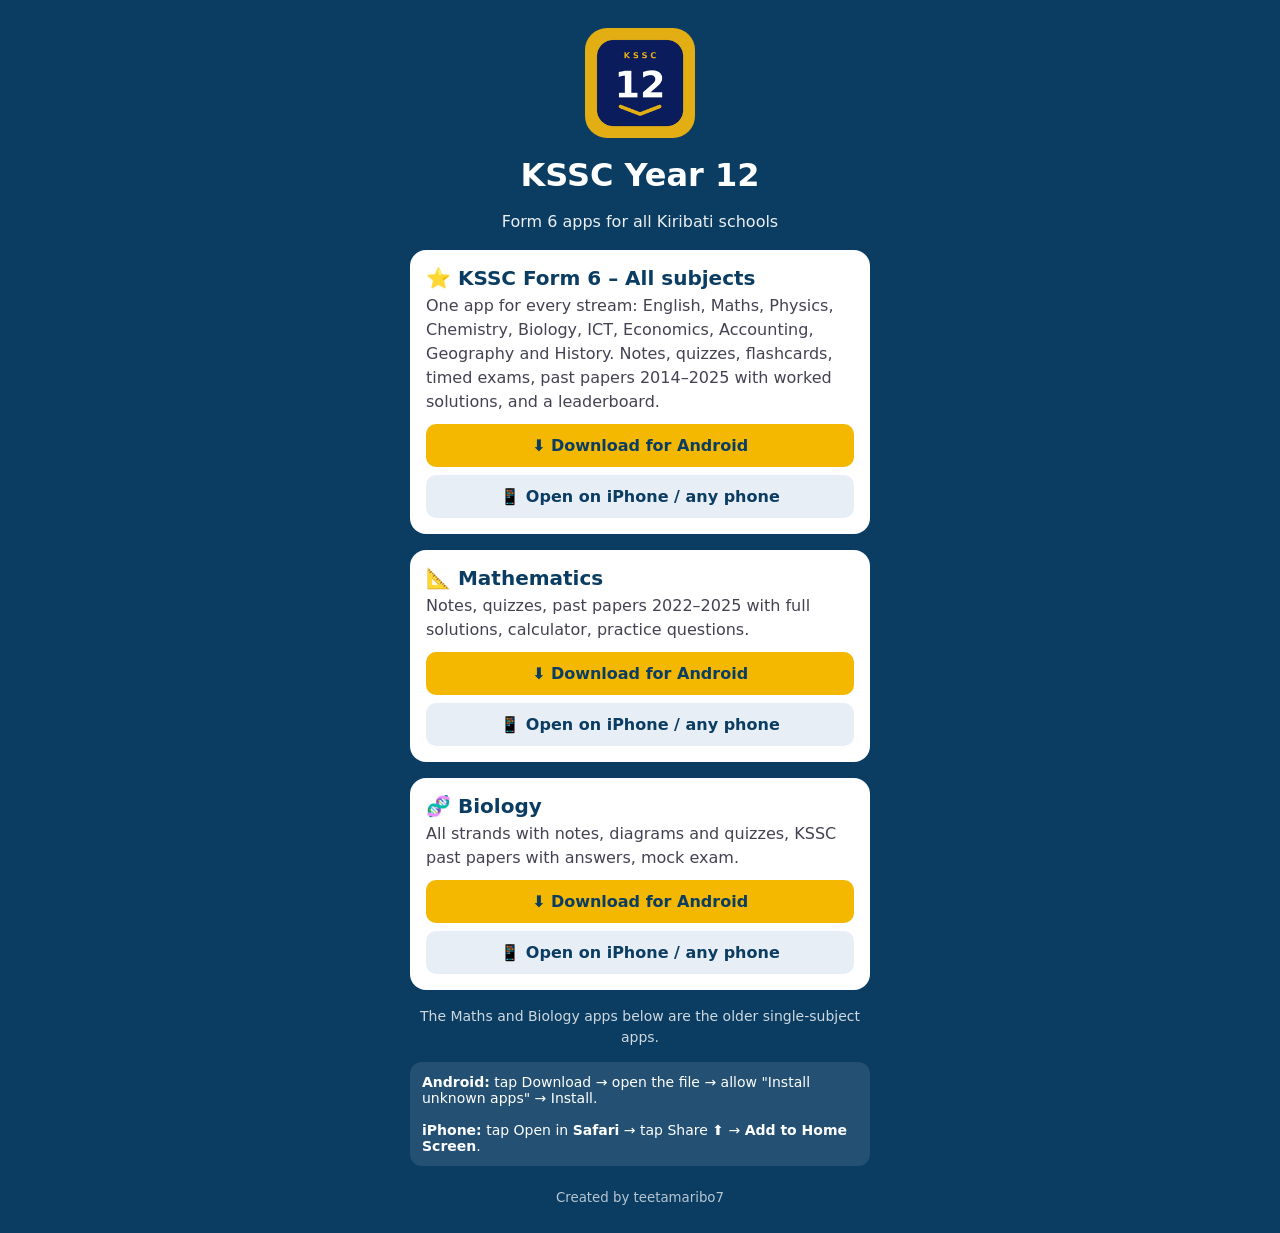
<file: index.html>
<!DOCTYPE html>
<html lang="en"><head><meta charset="utf-8"><meta name="viewport" content="width=device-width,initial-scale=1">
<title>KSSC Year 12</title><link rel="icon" href="icon-192.png?v=2"><link rel="apple-touch-icon" href="icon-180.png?v=2"><link rel="manifest" href="manifest.webmanifest"><meta name="theme-color" content="#0b3d63">
<style>body{font-family:system-ui,Arial,sans-serif;margin:0;background:#0b3d63;color:#fff;text-align:center}
.c{max-width:460px;margin:0 auto;padding:28px 18px}img.l{width:110px;border-radius:22px}h1{margin:14px 0 4px}p{opacity:.92;line-height:1.5}
.s{background:#fff;color:#0b3d63;border-radius:16px;padding:16px;margin:16px 0;text-align:left}.s h2{margin:0 0 4px;font-size:20px}.s p{margin:0 0 10px;color:#334}
.b{display:block;margin-top:8px;padding:12px;border-radius:10px;background:#f5b800;color:#0b3d63;font-weight:700;text-decoration:none;text-align:center}
.b.o{background:#e8eef6}.soon{opacity:.8;font-size:14px}.h{background:rgba(255,255,255,.1);border-radius:12px;padding:12px;text-align:left;font-size:14px}small{display:block;margin-top:24px;opacity:.7}</style></head>
<body><div class="c"><img class="l" src="icon-192.png?v=2" alt="KSSC 12"><h1>KSSC Year 12</h1>
<p>Form 6 apps for all Kiribati schools</p>

<div class="s"><h2>⭐ KSSC Form 6 – All subjects</h2><p>One app for every stream: English, Maths, Physics, Chemistry, Biology, ICT, Economics, Accounting, Geography and History. Notes, quizzes, flashcards, timed exams, past papers 2014–2025 with worked solutions, and a leaderboard.</p>
<a class="b" href="KSSC-Form6.apk" download>⬇ Download for Android</a>
<a class="b o" href="form6/">📱 Open on iPhone / any phone</a></div>

<div class="s"><h2>📐 Mathematics</h2><p>Notes, quizzes, past papers 2022–2025 with full solutions, calculator, practice questions.</p>
<a class="b" href="KSSC-Y12-Maths.apk" download>⬇ Download for Android</a>
<a class="b o" href="maths.html">📱 Open on iPhone / any phone</a></div>

<div class="s"><h2>🧬 Biology</h2><p>All strands with notes, diagrams and quizzes, KSSC past papers with answers, mock exam.</p>
<a class="b" href="KSSC-Y12-Biology.apk" download>⬇ Download for Android</a>
<a class="b o" href="biology.html">📱 Open on iPhone / any phone</a></div>

<p class="soon">The Maths and Biology apps below are the older single-subject apps.</p>

<div class="h"><b>Android:</b> tap Download → open the file → allow "Install unknown apps" → Install.<br><br>
<b>iPhone:</b> tap Open in <b>Safari</b> → tap Share ⬆ → <b>Add to Home Screen</b>.</div>
<small>Created by teetamaribo7</small></div></body></html>
</file>
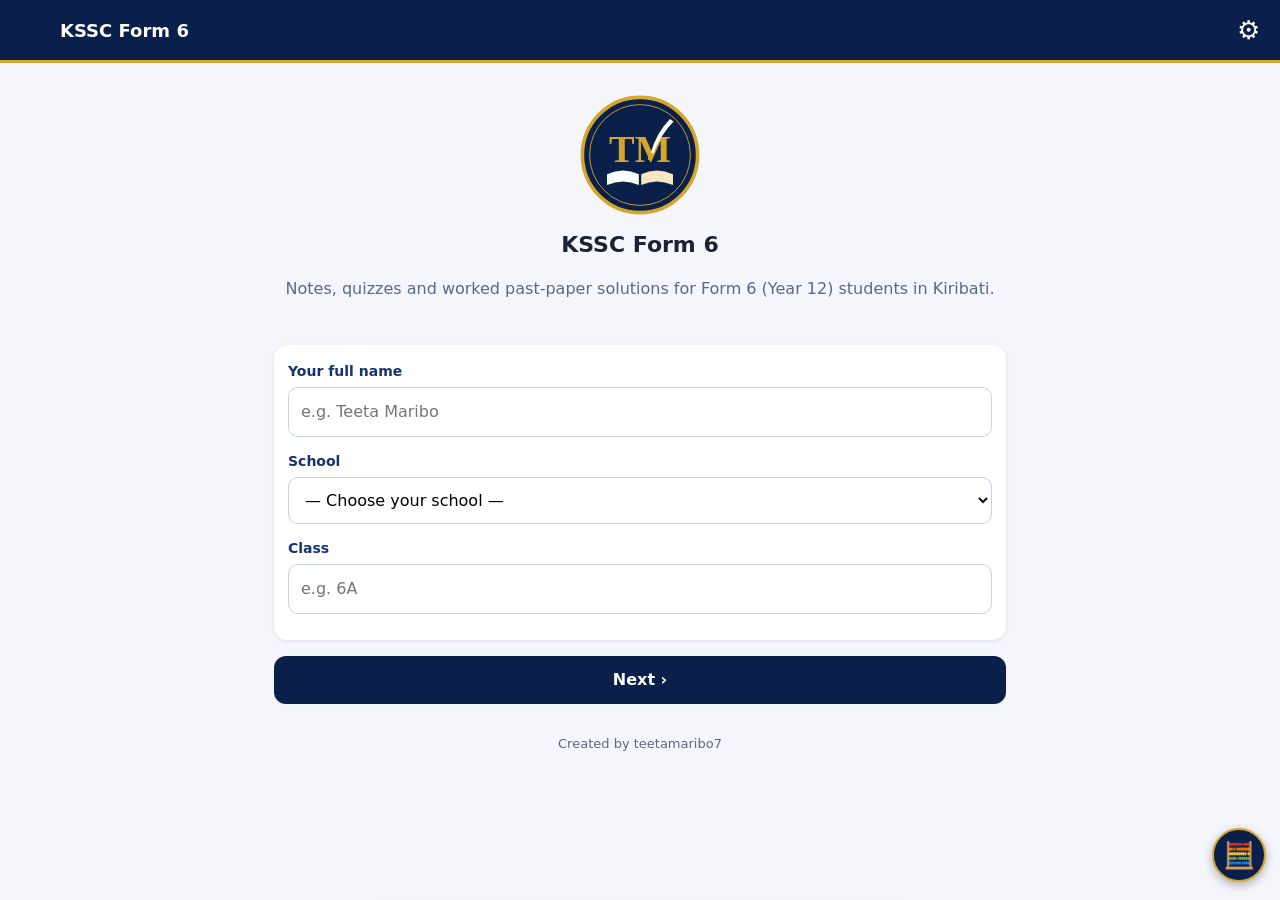
<file: form6/index.html>
<!DOCTYPE html>
<html lang="en">
<head>
<meta charset="utf-8">
<meta name="viewport" content="width=device-width, initial-scale=1, maximum-scale=1">
<title>KSSC Form 6</title>
<link rel="stylesheet" href="app.css">
<link rel="manifest" href="manifest.json">
<meta name="theme-color" content="#14213d">
<meta name="apple-mobile-web-app-capable" content="yes">
<meta name="mobile-web-app-capable" content="yes">
<meta name="apple-mobile-web-app-status-bar-style" content="black-translucent">
<meta name="apple-mobile-web-app-title" content="KSSC Form 6">
<link rel="apple-touch-icon" href="img/apple-touch-icon.png">
</head>
<body>
<header id="bar">
  <button id="back" onclick="goBack()" aria-label="Back">‹</button>
  <div id="title">KSSC Form 6</div>
  <button id="menu" onclick="show('settings')" aria-label="Settings">⚙</button>
</header>
<main id="view"></main>
<div id="toast"></div>
<script src="config.js"></script>
<script src="app.js"></script>
<script src="features.js"></script>
<script src="content/links.js"></script>
<script src="content/library.js"></script>
<script src="content/eng.js"></script>
<script src="content/lit.js"></script>
<script src="content/mat.js"></script>
<script src="content/phy.js"></script>
<script src="content/che.js"></script>
<script src="content/bio.js"></script>
<script src="content/ict.js"></script>
<script src="content/eco.js"></script>
<script src="content/acc.js"></script>
<script src="content/geo.js"></script>
<script src="content/his.js"></script>
<script>start();if("serviceWorker" in navigator)navigator.serviceWorker.register("sw.js");</script>
</body>
</html>
</file>
<file: form6/app.css>
:root{--navy:#0b1f4b;--navy2:#16336f;--gold:#d4a72c;--bg:#f4f6fb;--card:#fff;--ink:#1a2233;--mute:#5d6880;--ok:#1f8a4c;--bad:#c0392b}
*{box-sizing:border-box;-webkit-tap-highlight-color:transparent}
html,body{margin:0;background:var(--bg);color:var(--ink);font-family:system-ui,-apple-system,"Segoe UI",Roboto,Arial,sans-serif;font-size:16px;line-height:1.5}
#bar{position:sticky;top:0;z-index:5;display:flex;align-items:center;gap:8px;background:var(--navy);color:#fff;padding:10px 12px;border-bottom:3px solid var(--gold)}
#bar button{background:none;border:0;color:#fff;font-size:26px;width:40px;height:40px;border-radius:10px}
#bar button:active{background:var(--navy2)}
#title{flex:1;font-weight:700;font-size:18px;white-space:nowrap;overflow:hidden;text-overflow:ellipsis}
main{padding:14px;max-width:760px;margin:0 auto;padding-bottom:60px}
h1{font-size:22px;margin:6px 0 12px}h2{font-size:19px;margin:16px 0 8px;color:var(--navy)}h3{font-size:17px;margin:14px 0 6px;color:var(--navy2)}
.card{background:var(--card);border-radius:14px;padding:14px;margin:10px 0;box-shadow:0 1px 4px rgba(11,31,75,.1)}
.grid{display:grid;grid-template-columns:1fr 1fr;gap:10px}
.subj{background:var(--card);border-radius:14px;padding:14px 12px;box-shadow:0 1px 4px rgba(11,31,75,.12);border-left:6px solid var(--c,#0b1f4b);text-align:left;font:inherit;color:inherit;border-top:0;border-right:0;border-bottom:0}
.subj b{display:block;font-size:16px}.subj small{color:var(--mute)}
.subj .ico{font-size:26px}
.row{display:flex;align-items:center;gap:10px;width:100%;background:var(--card);border:0;border-radius:12px;padding:13px 14px;margin:8px 0;font:inherit;color:inherit;text-align:left;box-shadow:0 1px 3px rgba(11,31,75,.1)}
.row .grow{flex:1}.row small{color:var(--mute);display:block}
.btn{display:inline-block;background:var(--navy);color:#fff;border:0;border-radius:12px;padding:12px 18px;font:inherit;font-weight:600;margin:6px 6px 6px 0}
.btn.gold{background:var(--gold);color:var(--navy)}.btn.ghost{background:#e6ebf5;color:var(--navy)}.btn.wide{width:100%}
input,select{width:100%;padding:12px;border:1px solid #c9d1e3;border-radius:10px;font:inherit;background:#fff;margin:4px 0 12px}
label{font-weight:600;font-size:14px;color:var(--navy2)}
.chk{display:flex;align-items:center;gap:12px;background:#fff;border:2px solid #d6dcea;border-radius:12px;padding:12px;margin:8px 0}
.chk.on{border-color:var(--gold);background:#fffaf0}.chk input{width:22px;height:22px;margin:0}
.tabs{display:flex;gap:6px;margin:8px 0 12px}.tabs button{flex:1;border:0;border-radius:10px;padding:10px;font:inherit;font-weight:600;background:#e6ebf5;color:var(--navy)}
.tabs button.on{background:var(--navy);color:#fff}
.notes p{margin:8px 0}.notes ul,.notes ol{padding-left:22px;margin:6px 0}.notes table{border-collapse:collapse;width:100%;margin:8px 0;font-size:14px}
.notes td,.notes th{border:1px solid #cfd6e6;padding:6px;vertical-align:top}.notes th{background:#eef2fa}
.key{background:#fff8e1;border-left:4px solid var(--gold);padding:8px 10px;border-radius:8px;margin:8px 0}
.opt{display:block;width:100%;text-align:left;border:2px solid #d6dcea;background:#fff;border-radius:12px;padding:12px;margin:8px 0;font:inherit;color:inherit}
.opt.right{border-color:var(--ok);background:#eaf7ef}.opt.wrong{border-color:var(--bad);background:#fdecea}
.explain{background:#eef2fa;border-radius:10px;padding:10px;margin-top:8px;font-size:15px}
.q{white-space:pre-wrap}.qnum{font-weight:700;color:var(--navy)}
.sol{display:none;background:#f0f7f2;border-left:4px solid var(--ok);border-radius:8px;padding:10px;margin-top:8px}
.sol.show{display:block}.sol .w{white-space:pre-wrap;font-family:inherit}
.flag{background:#fdecea;border-left:4px solid var(--bad);padding:6px 10px;border-radius:8px;font-size:14px;margin-top:6px}
.bar{height:8px;background:#e6ebf5;border-radius:6px;overflow:hidden}.bar i{display:block;height:100%;background:var(--gold)}
.pill{display:inline-block;background:#e6ebf5;color:var(--navy);border-radius:20px;padding:2px 10px;font-size:13px;margin:2px}
.hero{text-align:center;padding:18px 10px}.hero img{width:120px;height:120px}
.credit{text-align:center;color:var(--mute);font-size:13px;margin-top:24px}
.big{font-size:40px;font-weight:800;color:var(--navy);text-align:center}
#toast{position:fixed;left:50%;bottom:24px;transform:translateX(-50%);background:var(--navy);color:#fff;padding:10px 16px;border-radius:20px;opacity:0;transition:.3s;pointer-events:none;max-width:90%}
#toast.on{opacity:1}
.muted{color:var(--mute)}
pre.w{white-space:pre-wrap;font-family:inherit;margin:0}

details.lit{border:1px solid #d6dcea;border-radius:10px;padding:8px 10px;margin:8px 0;background:#fbfcff}
details.lit summary{cursor:pointer;padding:4px 0}
details.lit[open]{background:#fff}

table.lb{width:100%;border-collapse:collapse;font-size:14px}table.lb th,table.lb td{padding:6px 4px;border-bottom:1px solid #e3e8f2;text-align:left}
.flash{min-height:220px;display:flex;flex-direction:column;justify-content:center;text-align:center;cursor:pointer;border:2px solid var(--gold)}
.badge{display:inline-block;background:#fff8e1;border:1px solid var(--gold);border-radius:20px;padding:4px 10px;margin:3px;font-size:14px}
.cert{background:#fff;border:6px double var(--gold);border-radius:14px;padding:22px 14px;text-align:center;margin:10px 0}
.cert img{width:80px;height:80px}.cert .ct{font-family:Georgia,serif;font-size:24px;color:var(--navy);margin:6px 0}
.cert .cn{font-family:Georgia,serif;font-size:26px;font-weight:700;color:var(--navy);margin:6px 0}.cert .cs{font-size:20px;font-weight:700;color:var(--gold);margin:4px 0 8px}
.cert .cc{margin-top:14px;font-size:12px;color:var(--mute)}
.exambar{position:sticky;top:58px;z-index:4;display:flex;align-items:center;gap:8px;background:var(--navy);color:#fff;border-radius:12px;padding:8px 12px;margin-bottom:10px;font-weight:700}
.exam .sol{display:none!important}.exam .card>.btn.ghost{display:none}

.notes h3{color:var(--navy,#0b1f4b);margin:16px 0 6px;font-size:17px;border-bottom:2px solid #e7ecf6;padding-bottom:3px}
.notes h4{margin:10px 0 4px;font-size:15px;color:#33456e}
.fig{margin:10px 0;text-align:center;background:#f7f9fd;border:1px solid #e1e7f3;border-radius:10px;padding:8px}
.fig svg{width:100%;max-width:420px;height:auto}
.fig .cap{font-size:12.5px;color:#5a6785;margin-top:4px}
.ex{background:#eef7ee;border-left:4px solid #3a9b4a;padding:8px 10px;border-radius:8px;margin:8px 0}
.ex b.t{display:block;color:#2c7a39;margin-bottom:2px}
.warn{background:#fdeeee;border-left:4px solid #d64545;padding:8px 10px;border-radius:8px;margin:8px 0}
.tip{background:#eaf3fc;border-left:4px solid #3b7dd8;padding:8px 10px;border-radius:8px;margin:8px 0}

details.strand{background:#fff;border-radius:14px;margin:10px 0;box-shadow:0 1px 4px rgba(11,31,75,.1);overflow:hidden}
details.strand>summary{list-style:none;cursor:pointer;padding:12px 14px;background:linear-gradient(90deg,var(--navy),var(--navy2));color:#fff;display:flex;flex-direction:column}
details.strand>summary::-webkit-details-marker{display:none}
details.strand>summary .sn{font-size:11px;color:var(--gold);text-transform:uppercase;letter-spacing:1px}
details.strand>summary small{color:#cdd6ea;font-size:12px}
details.strand>summary b::after{content:' ▾';color:var(--gold)}
details.strand .row{margin:0;border-radius:0;box-shadow:none;border-bottom:1px solid #eef1f7}
.strandtag{font-size:12px;color:var(--navy);background:#fff8e1;border:1px solid var(--gold);border-radius:20px;display:inline-block;padding:3px 10px;margin-top:8px}
.toc{background:#f4f6fb;border-radius:10px;padding:8px 10px;margin-bottom:6px}.toc b{display:block;font-size:13px;color:var(--mute)}
.toc a{display:block;color:var(--navy2);text-decoration:none;padding:3px 0;font-size:14px}.toc a::before{content:'› ';color:var(--gold)}

#calcBtn{position:fixed;right:14px;bottom:18px;z-index:40;width:54px;height:54px;border-radius:50%;border:2px solid var(--gold);background:var(--navy);color:#fff;font-size:26px;box-shadow:0 3px 10px rgba(0,0,0,.3)}
#calc{position:fixed;left:0;right:0;bottom:0;z-index:50;background:#1c2433;color:#fff;border-radius:16px 16px 0 0;padding:6px 8px 10px;box-shadow:0 -4px 18px rgba(0,0,0,.35);transform:translateY(105%);transition:transform .2s;max-width:520px;margin:0 auto}
#calc.on{transform:none}
body.calcon #view{padding-bottom:56vh}
body.calcon #calcBtn{display:none}
#calc .cbar{display:flex;align-items:center;gap:8px;font-size:13px;padding:2px 4px}#calc .cbar span{flex:1;color:var(--gold);font-size:12px}
#calc .cbar button{background:#3a465e;color:#fff;border:0;border-radius:8px;padding:4px 10px;font-size:15px}
#calc .cdisp{background:#c9d6b8;color:#111;border-radius:8px;padding:4px 8px;margin:4px 0 6px;font-family:monospace}
#calc .cexp{font-size:14px;min-height:18px;word-break:break-all}#calc .cres{font-size:22px;text-align:right;font-weight:bold}
#calc .ckeys{display:grid;grid-template-columns:repeat(6,1fr);gap:4px}
#calc .ckeys button{border:0;border-radius:7px;padding:8px 0;font-size:14px;background:#3a465e;color:#fff}
#calc .ckeys button.n{background:#e9edf3;color:#111;font-size:16px}#calc .ckeys button.eq{background:var(--gold);color:#111;font-weight:bold}
#calc .ckeys button.d{background:#c0392b}#calc .ckeys button.on{background:var(--gold);color:#111}
.row.strandq{background:#fff8e1}
</file>
